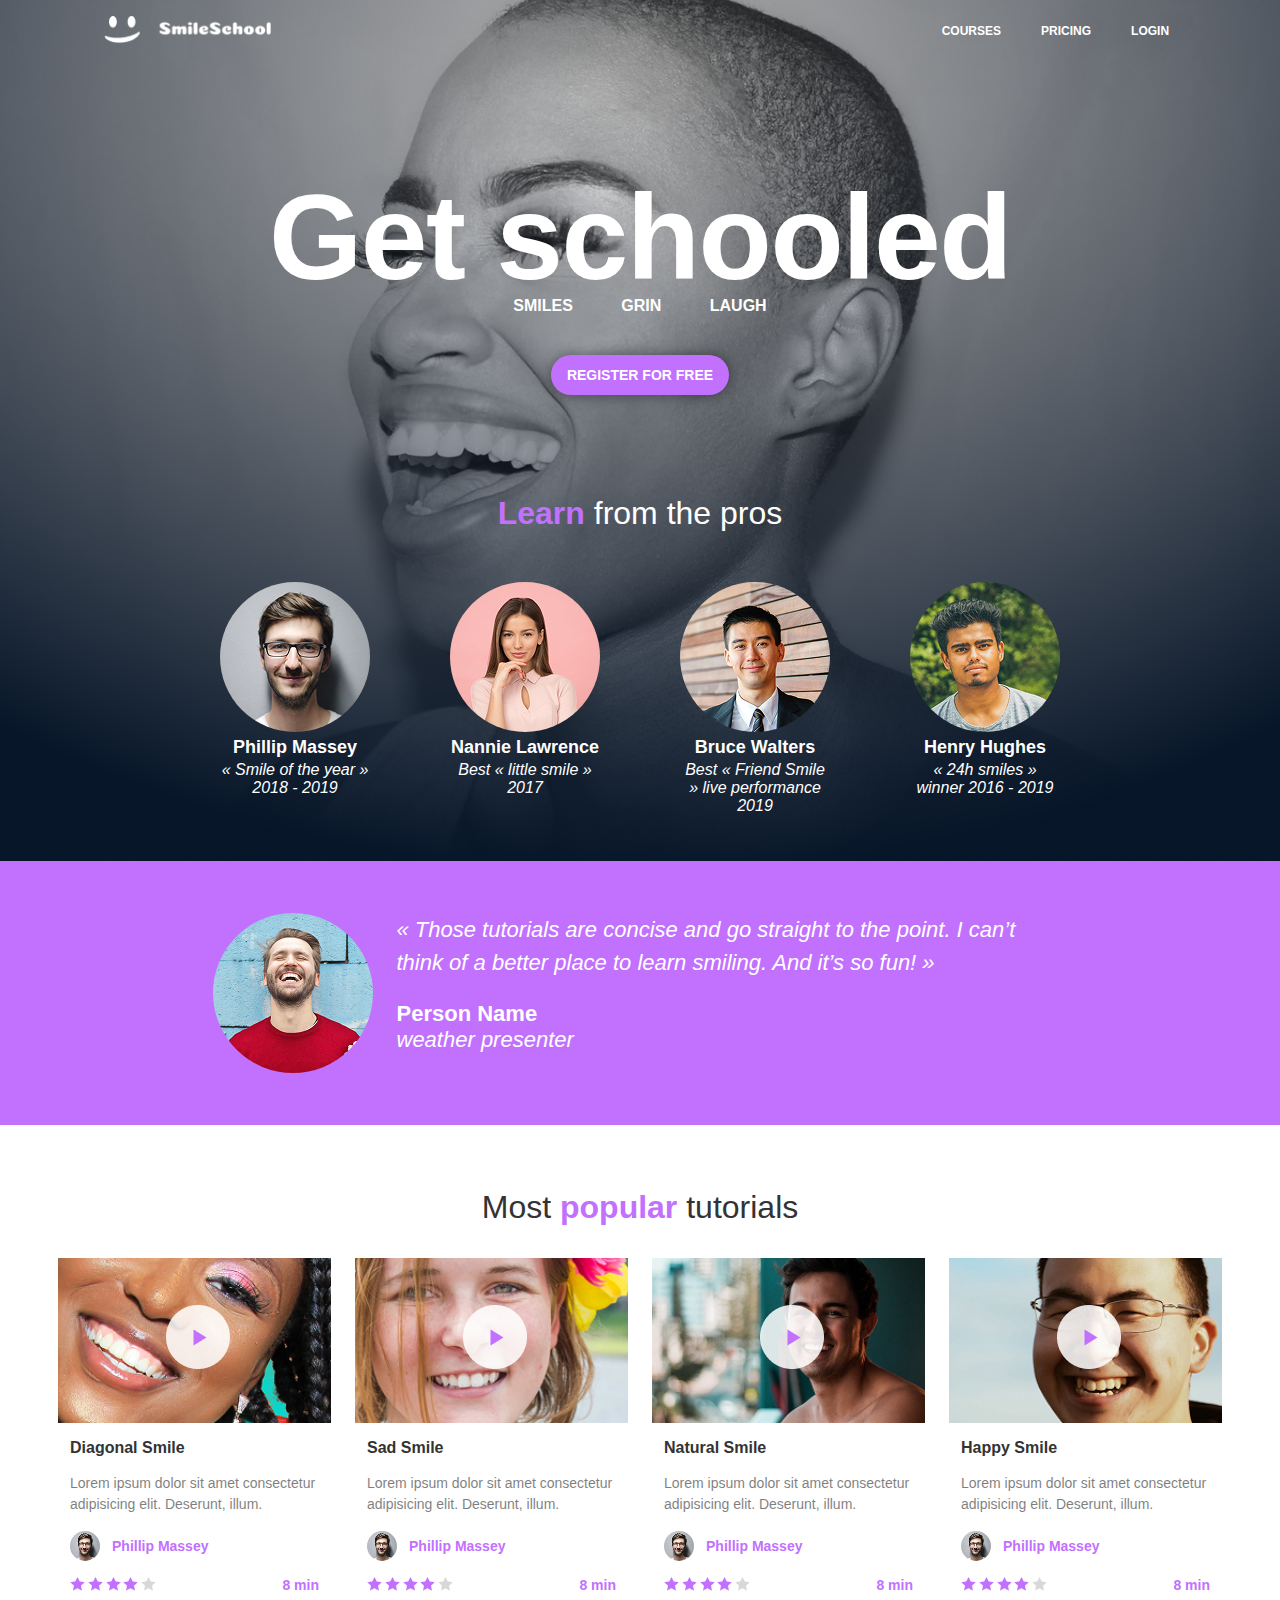
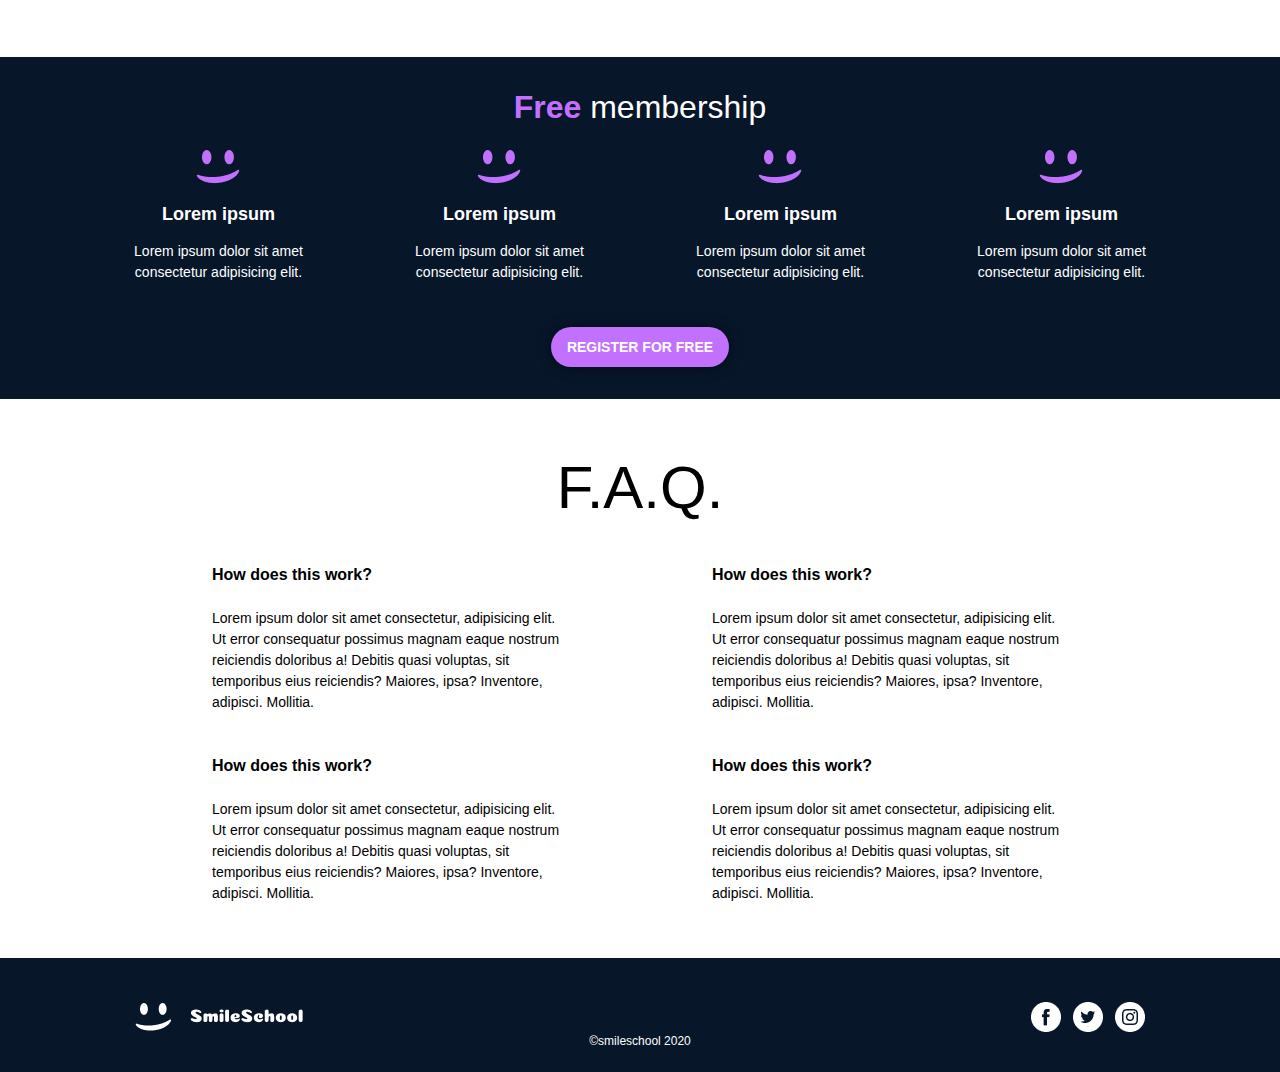
<file: css_advanced/index.html>
<!DOCTYPE html>
<html lang="en" dir="ltr">
  <head>
    <meta charset="utf-8" />
    <meta name="viewport" content="width=device-width, initial-scale=1" />
    <link
      rel="icon"
      type="image/x-icon"
      href="https://example.com/favicon.ico"
    />
    <link
      href="https://fonts.cdnfonts.com/css/source-sans-pro?styles=14484,14489,14483,14488,14493"
      rel="stylesheet"
    />
    <link rel="stylesheet" href="styles.css" />
    <title>Smile School</title>
  </head>
  <body>
    <header class="header">
      <a href="#">
        <img
          src="../html_advanced/images/logo.png"
          alt="Logo of Smile School"
          class="logo"
        />
      </a>
      <nav class="header_nav">
        <ul class="list-box">
          <li class="list-item"><a href="#" class="nav-link">Courses</a></li>
          <li class="list-item"><a href="#" class="nav-link">Pricing</a></li>
          <li class="list-item"><a href="#" class="nav-link">Login</a></li>
        </ul>
      </nav>
    </header>
    <main>
      <section class="section-home">
        <div class="home-text">
          <h1 class="heading-primary">Get schooled</h1>
          <p>Smiles Grin Laugh</p>
          <button class="btn-register">Register for free</button>
        </div>
        <div class="winners-box">
          <h2 class="winners-heading"><span>Learn</span> from the pros</h2>
          <ul class="winners-list">
            <li>
              <img
                class="winner-img"
                src="../html_advanced/images/pro1.jpg"
                alt="new photo of Phillip Massey"
              />
              <h3 class="winner-name">Phillip Massey</h3>
              <em>&laquo; Smile of the year &raquo; 2018 - 2019</em>
            </li>
            <li>
              <img
                class="winner-img"
                src="../html_advanced/images/pro2.jpg"
                alt="photo of Nannie Lawrence"
              />
              <h3 class="winner-name">Nannie Lawrence</h3>
              <em>Best &laquo; little smile &raquo; 2017</em>
            </li>
            <li>
              <img
                class="winner-img"
                src="../html_advanced/images/pro3.jpg"
                alt="photo of Bruce Walters"
              />
              <h3 class="winner-name">Bruce Walters</h3>
              <em>Best &laquo; Friend Smile &raquo; live performance 2019</em>
            </li>
            <li>
              <img
                class="winner-img"
                src="../html_advanced/images/pro4.jpg"
                alt="photo of Henry Hughes"
              />
              <h3 class="winner-name">Henry Hughes</h3>
              <em>&laquo; 24h smiles &raquo; winner 2016 - 2019</em>
            </li>
          </ul>
        </div>
      </section>
      <section class="section-quotes">
        <div class="quote-box">
          <img
            src="../html_advanced/images/testimonial.jpg"
            alt="photo of the person who quoted"
            class="quote-img"
          />
          <div class="quote-text-box">
            <blockquote class="quote">
              <p>
                &laquo; Those tutorials are concise and go straight to the
                point. I can’t think of a better place to learn smiling. And
                it’s so fun! &raquo;
              </p>
            </blockquote>
            <cite>Person Name</cite>
            <p>weather presenter</p>
          </div>
        </div>
      </section>
      <!-- Video -->
      <section class="section-tutorials">
        <h1 class="heading-tutorials">Most <span>popular</span> tutorials</h1>
        <article class="tutorials-box">
          <div class="tutorial-card">
            <img
              class="tutorial-video"
              src="../html_advanced/images/video1.jpg"
              alt="image of smiling woman of color"
            />
            <h3 class="tutorial-heading">Diagonal Smile</h3>
            <p class="tutorial-text">
              Lorem ipsum dolor sit amet consectetur adipisicing elit. Deserunt,
              illum.
            </p>
            <div class="tutorial-author">
              <img
                src="../html_advanced/images/1.jpg"
                alt="photo of Phillip Massey"
              />
              <p>Phillip Massey</p>
            </div>
            <div class="rating-box">
              <div>
                <img src="../html_advanced/images/Star_1.png" alt="star" />
                <img src="../html_advanced/images/Star_1.png" alt="star" />
                <img src="../html_advanced/images/Star_1.png" alt="star" />
                <img src="../html_advanced/images/Star_1.png" alt="star" />
                <img src="../html_advanced/images/Star_5.png" alt="star" />
              </div>
              <span>8 min</span>
            </div>
          </div>

          <div class="tutorial-card">
            <img
              class="tutorial-video"
              src="../html_advanced/images/video2.jpg"
              alt="image of smiling woman"
            />
            <h3 class="tutorial-heading">Sad Smile</h3>
            <p class="tutorial-text">
              Lorem ipsum dolor sit amet consectetur adipisicing elit. Deserunt,
              illum.
            </p>
            <div class="tutorial-author">
              <img
                src="../html_advanced/images/1.jpg"
                alt="photo of Phillip Massey"
              />
              <p>Phillip Massey</p>
            </div>
            <div class="rating-box">
              <div>
                <img src="../html_advanced/images/Star_1.png" alt="star" />
                <img src="../html_advanced/images/Star_1.png" alt="star" />
                <img src="../html_advanced/images/Star_1.png" alt="star" />
                <img src="../html_advanced/images/Star_1.png" alt="star" />
                <img src="../html_advanced/images/Star_5.png" alt="star" />
              </div>
              <span>8 min</span>
            </div>
          </div>

          <div class="tutorial-card">
            <img
              class="tutorial-video"
              src="../html_advanced/images/video3.jpg"
              alt="image of smiling man"
            />
            <h3 class="tutorial-heading">Natural Smile</h3>
            <p class="tutorial-text">
              Lorem ipsum dolor sit amet consectetur adipisicing elit. Deserunt,
              illum.
            </p>
            <div class="tutorial-author">
              <img
                src="../html_advanced/images/1.jpg"
                alt="photo of Phillip Massey"
              />
              <p>Phillip Massey</p>
            </div>
            <div class="rating-box">
              <div>
                <img src="../html_advanced/images/Star_1.png" alt="star" />
                <img src="../html_advanced/images/Star_1.png" alt="star" />
                <img src="../html_advanced/images/Star_1.png" alt="star" />
                <img src="../html_advanced/images/Star_1.png" alt="star" />
                <img src="../html_advanced/images/Star_5.png" alt="star" />
              </div>
              <span>8 min</span>
            </div>
          </div>

          <div class="tutorial-card">
            <img
              class="tutorial-video"
              src="../html_advanced/images/video4.jpg"
              alt="image of smiling asian man with glasses"
            />
            <h3 class="tutorial-heading">Happy Smile</h3>
            <p class="tutorial-text">
              Lorem ipsum dolor sit amet consectetur adipisicing elit. Deserunt,
              illum.
            </p>
            <div class="tutorial-author">
              <img
                src="../html_advanced/images/1.jpg"
                alt="photo of Phillip Massey"
              />
              <p>Phillip Massey</p>
            </div>
            <div class="rating-box">
              <div>
                <img src="../html_advanced/images/Star_1.png" alt="star" />
                <img src="../html_advanced/images/Star_1.png" alt="star" />
                <img src="../html_advanced/images/Star_1.png" alt="star" />
                <img src="../html_advanced/images/Star_1.png" alt="star" />
                <img src="../html_advanced/images/Star_5.png" alt="star" />
              </div>
              <span>8 min</span>
            </div>
          </div>
        </article>
      </section>
      <!-- Membership -->
      <section class="section-membership">
        <h1 class="heading-membership"><span>Free</span> membership</h1>
        <article class="memberships-box">
          <div class="membership">
            <img src="../html_advanced/images/smile.png" alt="Smile image" />
            <h2>Lorem ipsum</h2>
            <p>Lorem ipsum dolor sit amet consectetur adipisicing elit.</p>
          </div>
          <div class="membership">
            <img src="../html_advanced/images/smile.png" alt="Smile image" />
            <h2>Lorem ipsum</h2>
            <p>Lorem ipsum dolor sit amet consectetur adipisicing elit.</p>
          </div>
          <div class="membership">
            <img src="../html_advanced/images/smile.png" alt="Smile image" />
            <h2>Lorem ipsum</h2>
            <p>Lorem ipsum dolor sit amet consectetur adipisicing elit.</p>
          </div>
          <div class="membership">
            <img src="../html_advanced/images/smile.png" alt="Smile image" />
            <h2>Lorem ipsum</h2>
            <p>Lorem ipsum dolor sit amet consectetur adipisicing elit.</p>
          </div>
        </article>
        <button class="btn-register">Register for free</button>
      </section>
      <section class="section-faq">
        <h1>F.A.Q.</h1>
        <article class="faqs-box">
          <div class="faq-grid">
            <div class="faq">
              <h2>How does this work?</h2>
              <p>
                Lorem ipsum dolor sit amet consectetur, adipisicing elit. Ut
                error consequatur possimus magnam eaque nostrum reiciendis
                doloribus a! Debitis quasi voluptas, sit temporibus eius
                reiciendis? Maiores, ipsa? Inventore, adipisci. Mollitia.
              </p>
            </div>
            <div class="faq">
              <h2>How does this work?</h2>
              <p>
                Lorem ipsum dolor sit amet consectetur, adipisicing elit. Ut
                error consequatur possimus magnam eaque nostrum reiciendis
                doloribus a! Debitis quasi voluptas, sit temporibus eius
                reiciendis? Maiores, ipsa? Inventore, adipisci. Mollitia.
              </p>
            </div>

            <div class="faq">
              <h2>How does this work?</h2>
              <p>
                Lorem ipsum dolor sit amet consectetur, adipisicing elit. Ut
                error consequatur possimus magnam eaque nostrum reiciendis
                doloribus a! Debitis quasi voluptas, sit temporibus eius
                reiciendis? Maiores, ipsa? Inventore, adipisci. Mollitia.
              </p>
            </div>
            <div class="faq">
              <h2>How does this work?</h2>
              <p>
                Lorem ipsum dolor sit amet consectetur, adipisicing elit. Ut
                error consequatur possimus magnam eaque nostrum reiciendis
                doloribus a! Debitis quasi voluptas, sit temporibus eius
                reiciendis? Maiores, ipsa? Inventore, adipisci. Mollitia.
              </p>
            </div>
          </div>
        </article>
      </section>
    </main>
    <footer>
      <div>
        <div class="footer-box">
          <img
            src="../html_advanced/images/logo.png"
            alt="Logo of Smile School"
          />

          <div class="social-icons">
            <a href="https://www.facebook.com"
              ><img
                src="../html_advanced/images/Facebook_White.png"
                alt="facebook logo"
            /></a>

            <a href="https://www.twitter.com"
              ><img
                src="../html_advanced/images/Twitter_White.png"
                alt="twitter logo"
            /></a>

            <a href="https://www.instagram.com"
              ><img
                src="../html_advanced/images/Instagram_White.png"
                alt="instagram logo"
            /></a>
          </div>
        </div>
        <small>&copy;smileschool 2020</small>
      </div>
    </footer>
  </body>
</html>
</file>
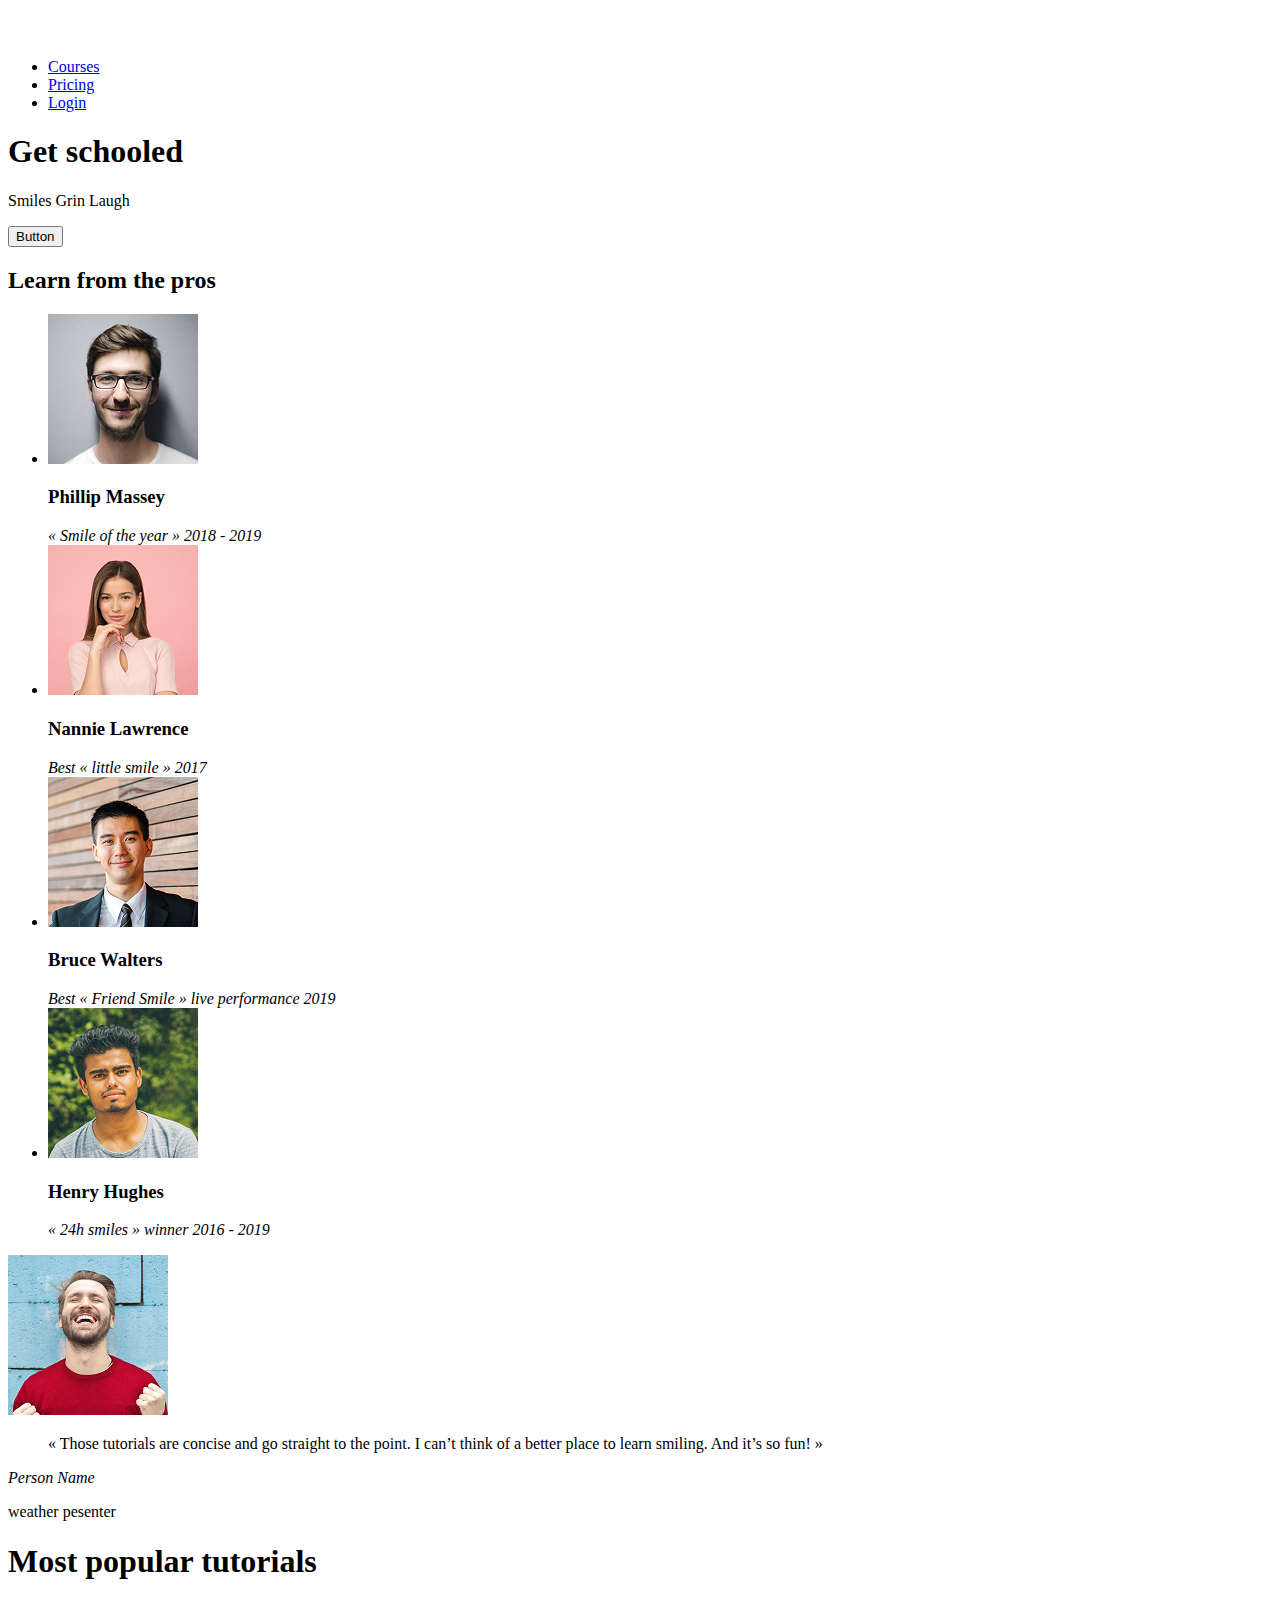
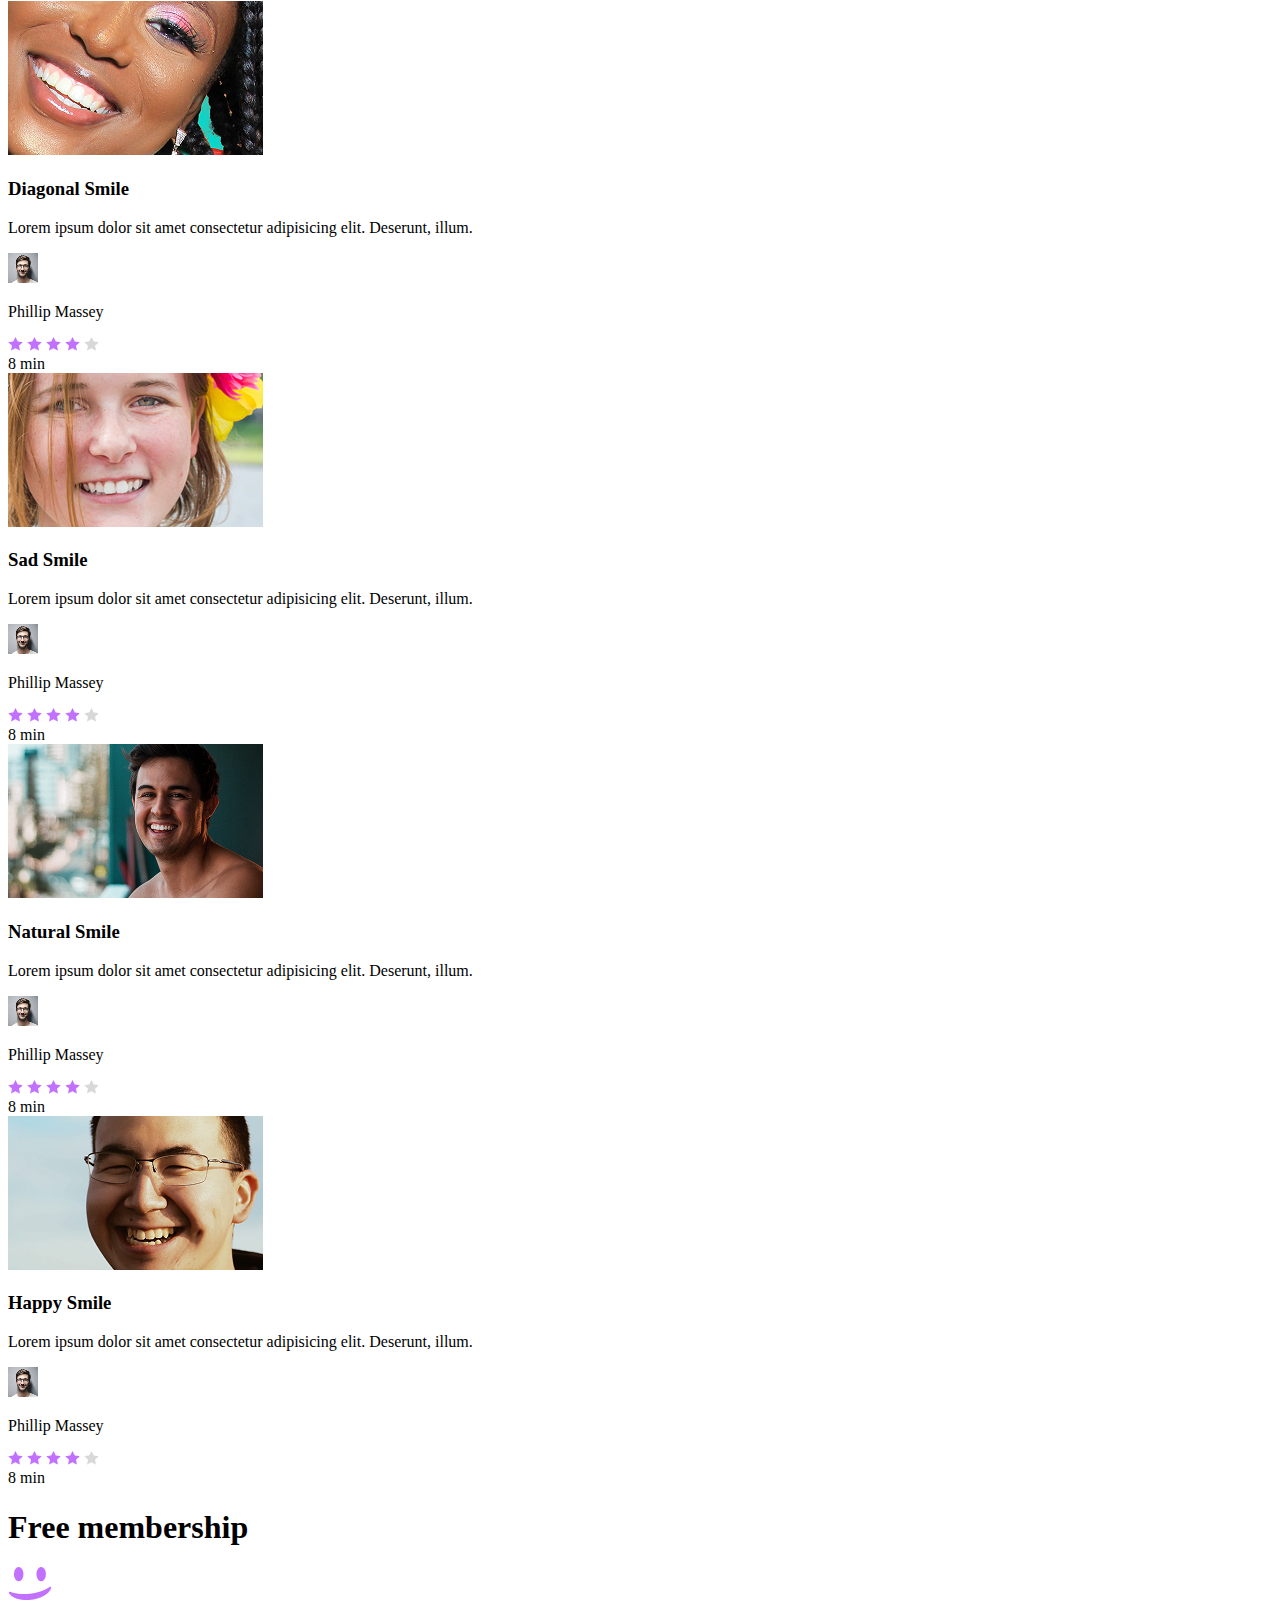
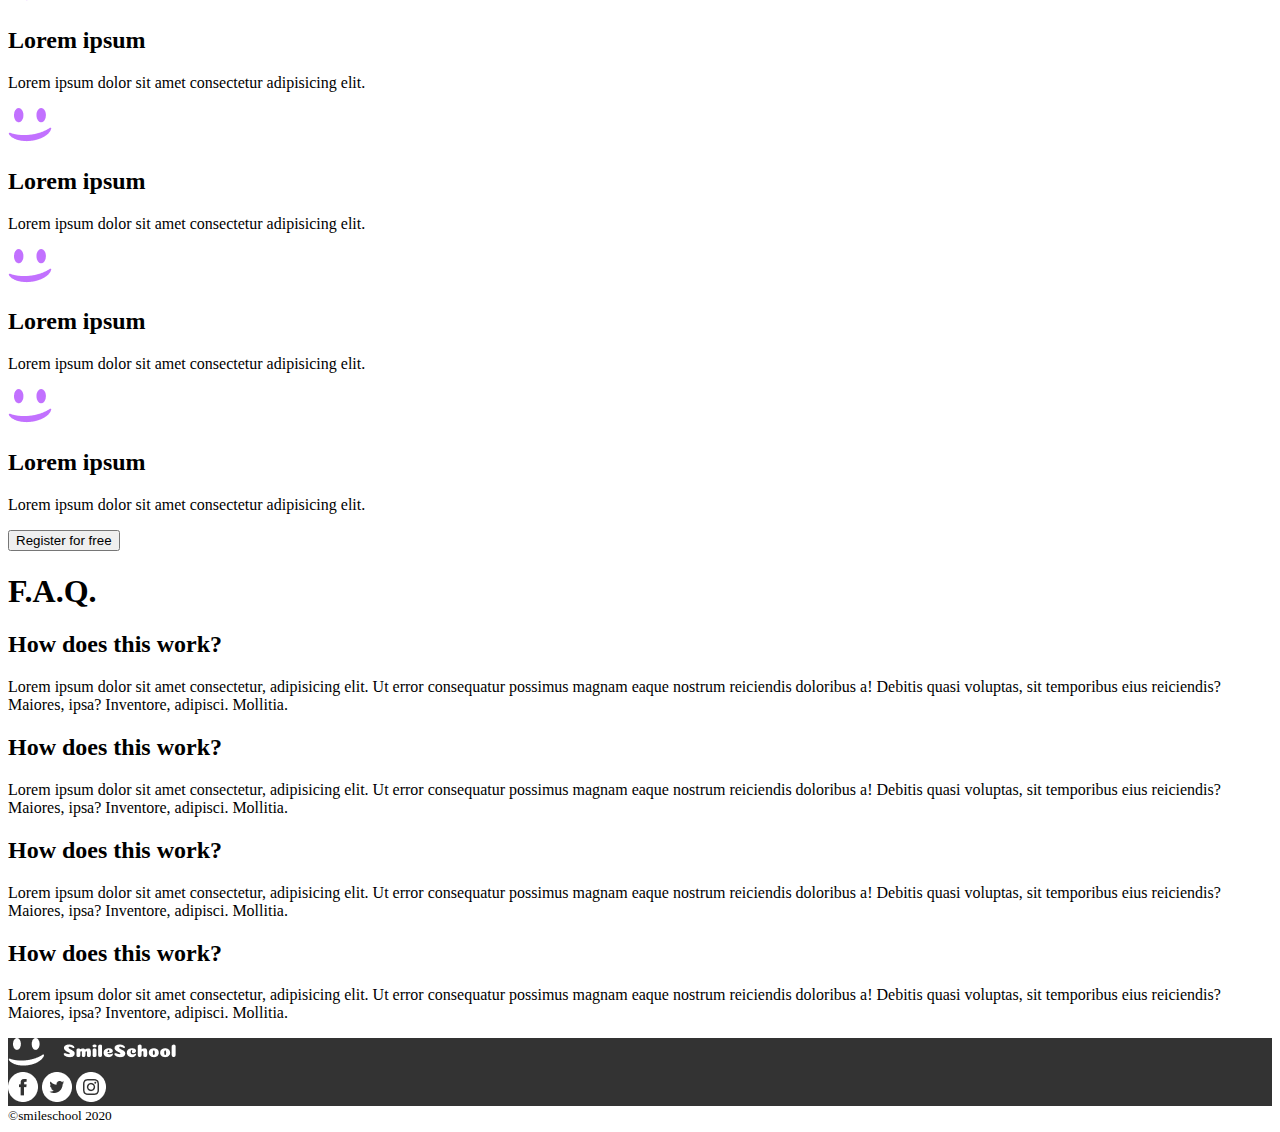
<file: html_advanced/index.html>
<!DOCTYPE html>
<html lang="en" dir="ltr">
  <head>
    <meta charset="utf-8" />
    <meta name="viewport" content="width=device-width, initial-scale=1" />
    <link
      rel="icon"
      type="image/x-icon"
      href="https://example.com/favicon.ico"
    />
    <title>Smile School</title>
  </head>
  <body>
    <header>
      <a href="#">
        <img src="images/logo.png" alt="Logo of Smile School" />
      </a>
      <nav>
        <ul>
          <li><a href="#">Courses</a></li>
          <li><a href="#">Pricing</a></li>
          <li><a href="#">Login</a></li>
        </ul>
      </nav>
    </header>
    <main>
      <section>
        <div>
          <h1>Get schooled</h1>
          <p>Smiles Grin Laugh</p>
          <button>Button</button>
        </div>
        <div>
          <h2><span>Learn</span> from the pros</h2>
          <ul>
            <li>
              <img src="images/pro1.jpg" alt="new photo of Phillip Massey" />
              <h3>Phillip Massey</h3>
              <em>&laquo; Smile of the year &raquo; 2018 - 2019</em>
            </li>
            <li>
              <img src="images/pro2.jpg" alt="photo of Nannie Lawrence" />
              <h3>Nannie Lawrence</h3>
              <em>Best &laquo; little smile &raquo; 2017</em>
            </li>
            <li>
              <img src="images/pro3.jpg" alt="photo of Bruce Walters" />
              <h3>Bruce Walters</h3>
              <em>Best &laquo; Friend Smile &raquo; live performance 2019</em>
            </li>
            <li>
              <img src="images/pro4.jpg" alt="photo of Henry Hughes" />
              <h3>Henry Hughes</h3>
              <em>&laquo; 24h smiles &raquo; winner 2016 - 2019</em>
            </li>
          </ul>
        </div>
      </section>
      <section>
        <div>
          <img
            src="images/testimonial.jpg"
            alt="photo of the person who quoted"
          />
          <div>
            <blockquote>
              <p>
                &laquo; Those tutorials are concise and go straight to the
                point. I can’t think of a better place to learn smiling. And
                it’s so fun! &raquo;
              </p>
            </blockquote>
            <cite>Person Name</cite>
            <p>weather pesenter</p>
          </div>
        </div>
      </section>
      <!-- Video -->
      <section>
        <h1>Most <span>popular</span> tutorials</h1>
        <article>
          <div>
            <img
              src="images/video1.jpg"
              alt="image of smiling woman of color"
            />
            <h3>Diagonal Smile</h3>
            <p>
              Lorem ipsum dolor sit amet consectetur adipisicing elit. Deserunt,
              illum.
            </p>
            <div>
              <img src="images/1.jpg" alt="photo of Phillip Massey" />
              <p>Phillip Massey</p>
            </div>
            <div>
              <div>
                <img src="images/Star_1.png" alt="star" />
                <img src="images/Star_1.png" alt="star" />
                <img src="images/Star_1.png" alt="star" />
                <img src="images/Star_1.png" alt="star" />
                <img src="images/Star_5.png" alt="star" />
              </div>
              <span>8 min</span>
            </div>
          </div>

          <div>
            <img src="images/video2.jpg" alt="image of smiling woman" />
            <h3>Sad Smile</h3>
            <p>
              Lorem ipsum dolor sit amet consectetur adipisicing elit. Deserunt,
              illum.
            </p>
            <div>
              <img src="images/1.jpg" alt="photo of Phillip Massey" />
              <p>Phillip Massey</p>
            </div>
            <div>
              <div>
                <img src="images/Star_1.png" alt="star" />
                <img src="images/Star_1.png" alt="star" />
                <img src="images/Star_1.png" alt="star" />
                <img src="images/Star_1.png" alt="star" />
                <img src="images/Star_5.png" alt="star" />
              </div>
              <span>8 min</span>
            </div>
          </div>

          <div>
            <img src="images/video3.jpg" alt="image of smiling man" />
            <h3>Natural Smile</h3>
            <p>
              Lorem ipsum dolor sit amet consectetur adipisicing elit. Deserunt,
              illum.
            </p>
            <div>
              <img src="images/1.jpg" alt="photo of Phillip Massey" />
              <p>Phillip Massey</p>
            </div>
            <div>
              <div>
                <img src="images/Star_1.png" alt="star" />
                <img src="images/Star_1.png" alt="star" />
                <img src="images/Star_1.png" alt="star" />
                <img src="images/Star_1.png" alt="star" />
                <img src="images/Star_5.png" alt="star" />
              </div>
              <span>8 min</span>
            </div>
          </div>

          <div>
            <img
              src="images/video4.jpg"
              alt="image of smiling asian man with glasses"
            />
            <h3>Happy Smile</h3>
            <p>
              Lorem ipsum dolor sit amet consectetur adipisicing elit. Deserunt,
              illum.
            </p>
            <div>
              <img src="images/1.jpg" alt="photo of Phillip Massey" />
              <p>Phillip Massey</p>
            </div>
            <div>
              <div>
                <img src="images/Star_1.png" alt="star" />
                <img src="images/Star_1.png" alt="star" />
                <img src="images/Star_1.png" alt="star" />
                <img src="images/Star_1.png" alt="star" />
                <img src="images/Star_5.png" alt="star" />
              </div>
              <span>8 min</span>
            </div>
          </div>
        </article>
      </section>
      <!-- Membership -->
      <section>
        <h1><span>Free</span> membership</h1>
        <article>
          <div>
            <img src="images/smile.png" alt="Smile image" />
            <h2>Lorem ipsum</h2>
            <p>Lorem ipsum dolor sit amet consectetur adipisicing elit.</p>
          </div>
          <div>
            <img src="images/smile.png" alt="Smile image" />
            <h2>Lorem ipsum</h2>
            <p>Lorem ipsum dolor sit amet consectetur adipisicing elit.</p>
          </div>
          <div>
            <img src="images/smile.png" alt="Smile image" />
            <h2>Lorem ipsum</h2>
            <p>Lorem ipsum dolor sit amet consectetur adipisicing elit.</p>
          </div>
          <div>
            <img src="images/smile.png" alt="Smile image" />
            <h2>Lorem ipsum</h2>
            <p>Lorem ipsum dolor sit amet consectetur adipisicing elit.</p>
          </div>
        </article>
        <button>Register for free</button>
      </section>
      <section>
        <h1>F.A.Q.</h1>
        <article>
          <div>
            <div>
              <h2>How does this work?</h2>
              <p>
                Lorem ipsum dolor sit amet consectetur, adipisicing elit. Ut
                error consequatur possimus magnam eaque nostrum reiciendis
                doloribus a! Debitis quasi voluptas, sit temporibus eius
                reiciendis? Maiores, ipsa? Inventore, adipisci. Mollitia.
              </p>
            </div>
            <div>
              <h2>How does this work?</h2>
              <p>
                Lorem ipsum dolor sit amet consectetur, adipisicing elit. Ut
                error consequatur possimus magnam eaque nostrum reiciendis
                doloribus a! Debitis quasi voluptas, sit temporibus eius
                reiciendis? Maiores, ipsa? Inventore, adipisci. Mollitia.
              </p>
            </div>
          </div>
          <div>
            <div>
              <h2>How does this work?</h2>
              <p>
                Lorem ipsum dolor sit amet consectetur, adipisicing elit. Ut
                error consequatur possimus magnam eaque nostrum reiciendis
                doloribus a! Debitis quasi voluptas, sit temporibus eius
                reiciendis? Maiores, ipsa? Inventore, adipisci. Mollitia.
              </p>
            </div>
            <div>
              <h2>How does this work?</h2>
              <p>
                Lorem ipsum dolor sit amet consectetur, adipisicing elit. Ut
                error consequatur possimus magnam eaque nostrum reiciendis
                doloribus a! Debitis quasi voluptas, sit temporibus eius
                reiciendis? Maiores, ipsa? Inventore, adipisci. Mollitia.
              </p>
            </div>
          </div>
        </article>
      </section>
    </main>
    <footer>
      <div>
        <div style="background-color: #333">
          <img src="images/logo.png" alt="Logo of Smile School" />

          <div>
            <a href="https://www.facebook.com"
              ><img src="images/Facebook_White.png" alt="facebook logo"
            /></a>

            <a href="https://www.twitter.com"
              ><img src="images/Twitter_White.png" alt="twitter logo"
            /></a>

            <a href="https://www.instagram.com"
              ><img src="images/Instagram_White.png" alt="instagram logo"
            /></a>
          </div>
        </div>
        <small>&copy;smileschool 2020</small>
      </div>
    </footer>
  </body>
</html>
</file>
<file: css_advanced/styles.css>
* {
  margin: 0;
  padding: 0;
  box-sizing: border-box;
}
body {
  font-family: "Source Sans Pro", sans-serif;
}
.header {
  display: flex;
  justify-content: space-between;
  max-width: 1103.41px;
  margin: 0 auto;
  align-items: center;
  padding: 1.6rem 1.6rem 0 1.6rem;
}
html {
  font-size: 62.5%;
}
.logo {
  width: 16.7rem;
  height: 2.9rem;
}
.list-box {
  display: flex;
  list-style: none;
  padding: 0;
  width: 234px;
  height: 15px;
  gap: 40px;
}
.nav-link {
  text-decoration: none;
  text-transform: uppercase;
  color: #fff;
  font-size: 1.2rem;
  font-weight: 700;
}
/* HEADER AND BANNER */
.section-home {
  background: url("../html_advanced/images/home-background.png");
  background-size: cover;
  padding-top: 6rem;

  margin-top: -5rem;
  height: 100%;
  text-align: center;
  overflow: hidden;
}
.home-text {
  max-width: 1103.41px;
  color: #fff;
  font-weight: bold;
  margin: 12rem auto 10rem auto;
}
.heading-primary {
  font-size: 12rem;
  letter-spacing: -1.5px;
  line-height: 1;
}
.home-text p {
  font-size: 1.6rem;
  text-transform: uppercase;
  word-spacing: 4.4rem;
  margin-bottom: 4rem;
}
.btn-register {
  font-size: 1.4rem;
  font-weight: 600;
  color: #fff;
  text-transform: uppercase;
  padding: 1.2rem 1.6rem;
  background-color: #c271ff;
  border: none;
  border-radius: 50px;
  box-shadow: 0 0 1.4rem rgba(0, 0, 0, 0.45);
  cursor: pointer;
}
.winners-box {
  max-width: 1009px;

  margin: 0 auto 3rem auto;
  color: #fff;
  padding: 0 1.6rem 1.6rem 1.6rem;
}
.winners-heading {
  font-size: 3.2rem;
  font-weight: 100;
}
.winners-heading span {
  font-weight: 600;
  color: #c271ff;
}
.winners-list {
  margin-top: 5rem;
  display: flex;
  gap: 8rem;
  justify-content: center;
  list-style: none;
}
.winner-img {
  border-radius: 50%;
}
.winner-name {
  font-size: 1.8rem;
  line-height: 1.5;
  letter-spacing: 0px;
}
.winners-list li {
  max-width: 15rem;
}
.winners-list em {
  font-size: 1.6rem;
}
/* QUOTES */
.section-quotes {
  background-color: #c271ff;
  overflow: hidden;
}
.quote-box {
  max-width: 92.7rem;
  margin: 0 auto;
  padding: 5.2rem 3.6rem;
  display: flex;
  gap: 2.4rem;
  justify-content: center;
}
.quote-img {
  border-radius: 50%;
}
.quote p {
  font-size: 2.2rem;
  margin-bottom: 2.2rem;
  line-height: 1.5;
  color: #fff;
}
.quote-text-box cite {
  font-size: 2.2rem;
  font-weight: 600;
  color: #fff;
  font-style: normal;
}
.quote-text-box p {
  font-size: 2.2rem;
  color: #fff;
  letter-spacing: 0;
  font-style: italic;
}
/* TUTORIALS */
.section-tutorials {
  max-width: 1228px;
  margin: 3.2rem auto;
  padding: 3.2rem;
}
.heading-tutorials {
  font-size: 3.2rem;
  font-weight: 400;
  color: #333;
  margin-bottom: 3.2rem;
  text-align: center;
}
.heading-tutorials span {
  color: #c271ff;
  font-weight: 800;
}
.tutorials-box {
  display: flex;
  gap: 2.4rem;
}
.tutorial-card {
  position: relative;
  display: flex;
  flex-direction: column;
  gap: 1.6rem;
}
.tutorial-heading {
  font-size: 1.6rem;
  color: #333;
  padding: 0 1.2rem;
}
.tutorial-text {
  font-size: 1.4rem;
  line-height: 1.5;
  opacity: 0.5;
  padding: 0 1.2rem;
}
.tutorial-card::after {
  content: url("../html_advanced/images/play.png");
  display: inline-block;
  position: absolute;
  top: 14%;
  left: 44%;
  width: 2.4rem;
  height: 2.4rem;
  z-index: 1;
  transform: translateX(-50%);
}
.tutorial-video {
  width: 100%;
}
.tutorial-author {
  display: flex;
  gap: 1.2rem;
  align-items: center;
  padding: 0 1.2rem;
}
.tutorial-author img {
  border-radius: 50%;
}
.tutorial-author p {
  font-size: 1.4rem;
  font-weight: 600;
  color: #c271ff;
}
.rating-box {
  display: flex;
  align-items: center;
  justify-content: space-between;
  padding: 0 1.2rem;
}
.rating-box span {
  font-size: 1.4rem;
  color: #c271ff;
  font-weight: 600;
}
/* MEMBERSHIP */
.section-membership {
  background-color: #071629;
  color: #fff;
  padding: 3.2rem;
}
.heading-membership {
  text-align: center;
  font-size: 3.2rem;
  font-weight: 100;
}
.heading-membership span {
  color: #c271ff;
  font-weight: 600;
}
.memberships-box {
  display: flex;
  gap: 2.4rem;
  justify-content: center;
  margin-top: 2.4rem;
  text-align: center;
}
.membership {
  width: 257px;
  padding: 0 2.6rem;
}
.membership h2 {
  font-size: 1.8rem;
  font-weight: 600;
  padding: 1.6rem 0;
}
.membership p {
  font-size: 1.4rem;
  line-height: 1.5;
}
.section-membership .btn-register {
  display: block;
  margin: 4.4rem auto 0 auto;
}
/* FAQ */

.section-faq {
  padding: 5.4rem;
}
.section-faq h1 {
  text-align: center;
  font-size: 6rem;
  font-weight: 200;
  margin-bottom: 4.4rem;
}
.faq-grid {
  max-width: 920px;
  margin: 0 auto;
  display: grid;
  grid-template-columns: 1fr 1fr;
  row-gap: 4.4rem;
  column-gap: 8rem;
}
.faq {
  padding: 0 3.2rem;
}
.faq h2 {
  font-size: 1.6rem;
  margin-bottom: 2.4rem;
}
.faq p {
  font-size: 1.4rem;
  line-height: 1.5;
}
/* FOOTER */
footer {
  background-color: #071629;
  color: #fff;
  padding: 4.4rem 1.6rem 2.4rem 1.6rem;
}
.footer-box {
  display: flex;
  align-items: center;
  justify-content: space-between;
  max-width: 1010px;
  margin: 0 auto;
}
.social-icons {
  display: flex;
  gap: 1.2rem;
}
footer small {
  display: block;
  text-align: center;
  font-size: 1.2rem;
}
</file>
